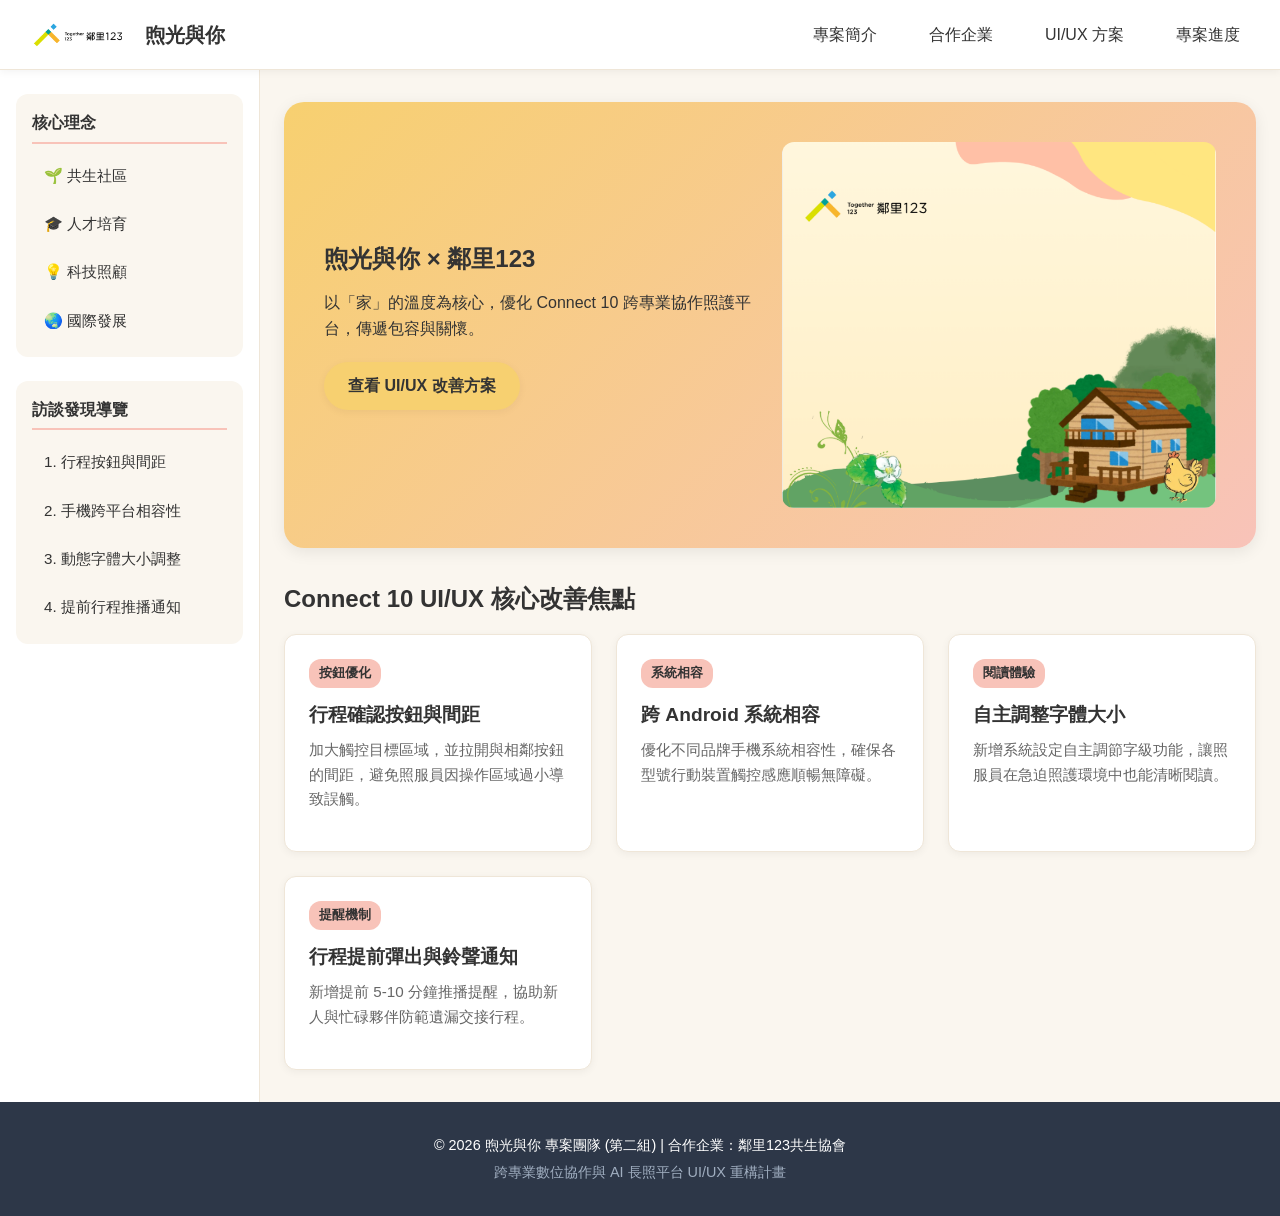
<file: index.html>
<!DOCTYPE html>
<html lang="zh-TW">
<head>
  <!-- SEO Meta 設定 -->
  <meta charset="UTF-8">
  <meta name="viewport" content="width=device-width, initial-scale=1.0">
  <title>煦光與你 | 鄰里123 Connect 10 UI/UX 改善專案</title>
  <meta name="description" content="第二組「煦光與你」針對鄰里123共生協會 Connect 10 跨專業協作照護平台提出的 UI/UX 改善方案，結合溫馨視覺與以人為本的科技照護。">
  <meta name="keywords" content="煦光與你, 鄰里123共生協會, Connect 10, UI/UX, 共生社區, 科技照顧, 照服員體驗">
  <link rel="canonical" href="https://example.com/index.html">

  <!-- Open Graph / 社群分享標籤 -->
  <meta property="og:type" content="website">
  <meta property="og:title" content="煦光與你 | 鄰里123 Connect 10 UI/UX 改善專案">
  <meta property="og:description" content="打造以人為本的共生社區，優化跨專業協作照護平台使用者體驗。">
  <meta property="og:image" content="images/og-cover.jpg">

  <link rel="shortcut icon" href="favicon.ico" type="image/x-icon">

  
  
  <!--
 <link rel="stylesheet" href="css/style.css">
-->
    
  
  <link rel="stylesheet" href="css/reset.css">
  <link rel="stylesheet" href="css/global.css">
  <link rel="stylesheet" href="css/layout.css">
  <link rel="stylesheet" href="css/components.css">
  <link rel="stylesheet" href="css/responsive.css">
    
</head>
<body>

  <!-- App Overall Grid Container -->
  <div class="app-container">

    <!-- 頁首與導覽列 -->
    <header class="site-header">
      <div class="brand-logo">
        <img src="images/第二組 (1).png" alt="煦光與你 Logo">
        <span>煦光與你</span>
      </div>
      
      <!-- 行動端漢堡選單按鈕 -->
      <button class="menu-toggle" id="menuToggle" aria-label="切換選單">
        <span></span>
        <span></span>
        <span></span>
      </button>

      <!-- 主要頁面導覽列 -->
      <nav class="nav-menu" id="navMenu">
        <a href="index.html" class="nav-link">專案簡介</a>
        <a href="partner.html" class="nav-link">合作企業</a>
        <a href="ui-ux-solutions.html" class="nav-link">UI/UX 方案</a>
        <a href="timeline.html" class="nav-link">專案進度</a>
      </nav>
    </header>

    <!-- 側邊欄 -->
    <aside class="site-sidebar">
      <div class="sidebar-widget">
        <h3 class="widget-title">核心理念</h3>
        <ul class="widget-list">
          <li><a>🌱 共生社區</a></li>
          <li><a>🎓 人才培育</a></li>
          <li><a>💡 科技照顧</a></li>
          <li><a>🌏 國際發展</a></li>
        </ul>
      </div>

      <div class="sidebar-widget">
        <h3 class="widget-title">訪談發現導覽</h3>
        <ul class="widget-list">
          <li><a href="#issue-1">1. 行程按鈕與間距</a></li>
          <li><a href="#issue-2">2. 手機跨平台相容性</a></li>
          <li><a href="#issue-3">3. 動態字體大小調整</a></li>
          <li><a href="#issue-4">4. 提前行程推播通知</a></li>
        </ul>
      </div>
    </aside>

    <!-- 主內容區塊 -->
    <main class="site-main">
      
      <!-- Hero 主視覺區塊 -->
      <section class="hero-banner">
        <div>
          <h1>煦光與你 × 鄰里123</h1>
          <p style="margin: 12px 0 20px 0;">以「家」的溫度為核心，優化 Connect 10 跨專業協作照護平台，傳遞包容與關懷。</p>
          <a href="ui-ux-solutions.html" class="btn btn-primary">查看 UI/UX 改善方案</a>
        </div>
        <div>
          <img src="images/第二組.png" alt="東勢共生之家主視覺展示 (大樹、小木屋與小雞)" style="border-radius: var(--radius-md);">
        </div>
      </section>

      <!-- 4 大改善對照內容 Grid -->
      <section>
        <h2 style="margin-bottom: 16px;">Connect 10 UI/UX 核心改善焦點</h2>
        <div class="cards-grid">
          
          <article class="info-card" id="issue-1">
            <div>
              <span class="card-tag">按鈕優化</span>
              <h3 class="card-title">行程確認按鈕與間距</h3>
              <p class="card-desc">加大觸控目標區域，並拉開與相鄰按鈕的間距，避免照服員因操作區域過小導致誤觸。</p>
            </div>
          </article>

          <article class="info-card" id="issue-2">
            <div>
              <span class="card-tag">系統相容</span>
              <h3 class="card-title">跨 Android 系統相容</h3>
              <p class="card-desc">優化不同品牌手機系統相容性，確保各型號行動裝置觸控感應順暢無障礙。</p>
            </div>
          </article>

          <article class="info-card" id="issue-3">
            <div>
              <span class="card-tag">閱讀體驗</span>
              <h3 class="card-title">自主調整字體大小</h3>
              <p class="card-desc">新增系統設定自主調節字級功能，讓照服員在急迫照護環境中也能清晰閱讀。</p>
            </div>
          </article>

          <article class="info-card" id="issue-4">
            <div>
              <span class="card-tag">提醒機制</span>
              <h3 class="card-title">行程提前彈出與鈴聲通知</h3>
              <p class="card-desc">新增提前 5-10 分鐘推播提醒，協助新人與忙碌夥伴防範遺漏交接行程。</p>
            </div>
          </article>

        </div>
      </section>

      <!-- 分頁元件 (Pagination) -->


    </main>

    <!-- 頁尾 -->
    <footer class="site-footer">
      <p>&copy; 2026 煦光與你 專案團隊 (第二組) | 合作企業：鄰里123共生協會</p>
      <p style="margin-top: 4px; color: #A0AEC0;">跨專業數位協作與 AI 長照平台 UI/UX 重構計畫</p>
    </footer>

  </div>

  <!-- RWD 漢堡選單切片 JavaScript 腳本 -->
  <script>
    const menuToggle = document.getElementById('menuToggle');
    const navMenu = document.getElementById('navMenu');

    menuToggle.addEventListener('click', () => {
      navMenu.classList.toggle('active');
    });
  </script>
</body>
</html>
</file>
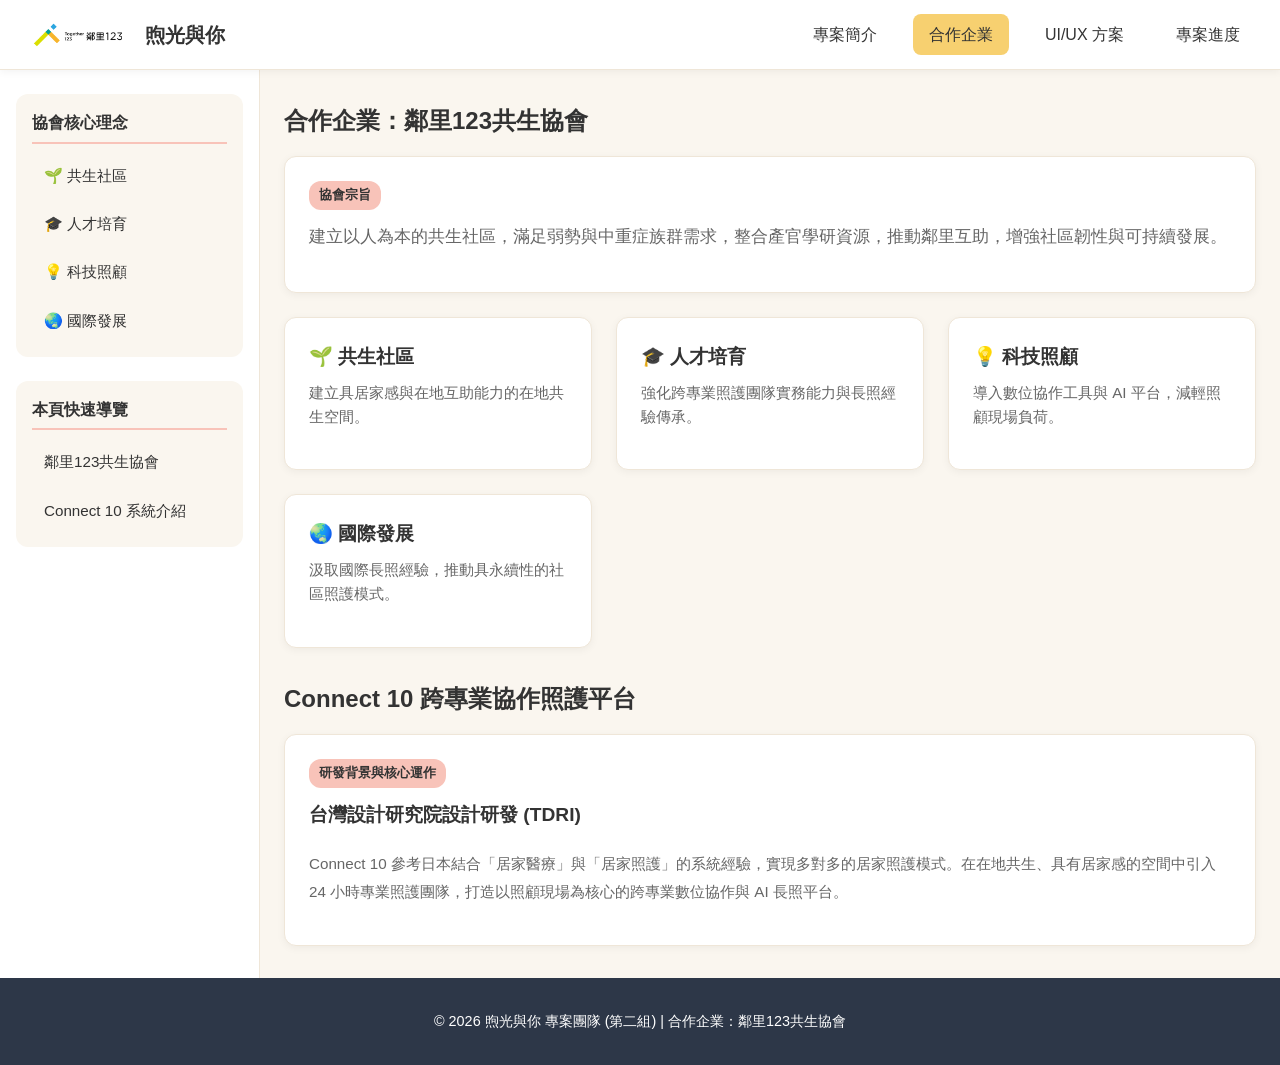
<file: partner.html>
<!DOCTYPE html>
<html lang="zh-TW">
<head>
  <!-- SEO Meta 設定 -->
  <meta charset="UTF-8">
  <meta name="viewport" content="width=device-width, initial-scale=1.0">
  <title>合作企業與系統介紹 | 煦光與你 - 鄰里123共生協會</title>
  <meta name="description" content="介紹鄰里123共生協會核心理念「共生社區、人才培育、科技照顧、國際發展」與 Connect 10 跨專業數位協作與 AI 長照平台。">
  <meta name="keywords" content="鄰里123共生協會, Connect 10, 台灣設計研究院, 居家照護, 科技照顧, 煦光與你">
  <link rel="canonical" href="https://example.com/partner.html">

  <!-- Open Graph -->
  <meta property="og:type" content="website">
  <meta property="og:title" content="合作企業與系統介紹 | 煦光與你">
  <meta property="og:description" content="了解鄰里123共生協會宗旨與 Connect 10 跨專業協作照護平台。">
  <meta property="og:image" content="images/og-cover.jpg">

  <link rel="shortcut icon" href="favicon.ico" type="image/x-icon">
    
  <!-- 1. 最先重置樣式 -->
  <link rel="stylesheet" href="css/reset.css">
  <!-- 2. 全域變數與主題色 -->
  <link rel="stylesheet" href="css/global.css">
  <!-- 3. 大架構 Grid 佈局 -->
  <link rel="stylesheet" href="css/layout.css">
  <!-- 4. 元件樣式 (按鈕/卡片/分頁) -->
  <link rel="stylesheet" href="css/components.css">
  <!-- 5. 最後才是 RWD 響應式微調 -->
  <link rel="stylesheet" href="css/responsive.css">
    
</head>
<body>

  <div class="app-container">

    <!-- 頁首導覽列 -->
    <header class="site-header">
      <div class="brand-logo">
        <img src="images/第二組 (1).png" alt="煦光與你 Logo">
        <span>煦光與你</span>
      </div>
      <button class="menu-toggle" id="menuToggle" aria-label="切換選單">
        <span></span><span></span><span></span>
      </button>
      <nav class="nav-menu" id="navMenu">
        <a href="index.html" class="nav-link">專案簡介</a>
        <a href="partner.html" class="nav-link active">合作企業</a>
        <a href="ui-ux-solutions.html" class="nav-link">UI/UX 方案</a>
        <a href="timeline.html" class="nav-link">專案進度</a>
      </nav>
    </header>

    <!-- 側邊欄 -->
    <aside class="site-sidebar">
      <div class="sidebar-widget">
        <h3 class="widget-title">協會核心理念</h3>
        <ul class="widget-list">
          <li><a>🌱 共生社區</a></li>
          <li><a>🎓 人才培育</a></li>
          <li><a>💡 科技照顧</a></li>
          <li><a>🌏 國際發展</a></li>
        </ul>
      </div>
      <div class="sidebar-widget">
        <h3 class="widget-title">本頁快速導覽</h3>
        <ul class="widget-list">
          <li><a href="#association-info">鄰里123共生協會</a></li>
          <li><a href="#system-info">Connect 10 系統介紹</a></li>
        </ul>
      </div>
    </aside>

    <!-- 主內容區塊 -->
    <main class="site-main">

      <!-- 合作企業區塊 -->
      <section id="association-info">
        <h2 style="margin-bottom: 16px;">合作企業：鄰里123共生協會</h2>
        <div class="info-card" style="margin-bottom: 24px;">
          <div>
            <span class="card-tag">協會宗旨</span>
            <p class="card-desc" style="font-size: 1.05rem; line-height: 1.8;">
              建立以人為本的共生社區，滿足弱勢與中重症族群需求，整合產官學研資源，推動鄰里互助，增強社區韌性與可持續發展。
            </p>
          </div>
        </div>

        <div class="cards-grid">
          <div class="info-card">
            <h3 class="card-title">🌱 共生社區</h3>
            <p class="card-desc">建立具居家感與在地互助能力的在地共生空間。</p>
          </div>
          <div class="info-card">
            <h3 class="card-title">🎓 人才培育</h3>
            <p class="card-desc">強化跨專業照護團隊實務能力與長照經驗傳承。</p>
          </div>
          <div class="info-card">
            <h3 class="card-title">💡 科技照顧</h3>
            <p class="card-desc">導入數位協作工具與 AI 平台，減輕照顧現場負荷。</p>
          </div>
          <div class="info-card">
            <h3 class="card-title">🌏 國際發展</h3>
            <p class="card-desc">汲取國際長照經驗，推動具永續性的社區照護模式。</p>
          </div>
        </div>
      </section>

      <!-- 系統介紹區塊 -->
      <section id="system-info">
        <h2 style="margin-bottom: 16px;">Connect 10 跨專業協作照護平台</h2>
        <div class="info-card">
          <span class="card-tag">研發背景與核心運作</span>
          <h3 class="card-title">台灣設計研究院設計研發 (TDRI)</h3>
          <p class="card-desc" style="margin-top: 12px; line-height: 1.8;">
            Connect 10 參考日本結合「居家醫療」與「居家照護」的系統經驗，實現多對多的居家照護模式。在在地共生、具有居家感的空間中引入 24 小時專業照護團隊，打造以照顧現場為核心的跨專業數位協作與 AI 長照平台。
          </p>
        </div>
      </section>

    

    </main>

    <!-- 頁尾 -->
    <footer class="site-footer">
      <p>&copy; 2026 煦光與你 專案團隊 (第二組) | 合作企業：鄰里123共生協會</p>
    </footer>

  </div>

  <script>
    document.getElementById('menuToggle').addEventListener('click', () => {
      document.getElementById('navMenu').classList.toggle('active');
    });
  </script>
</body>
</html>
</file>
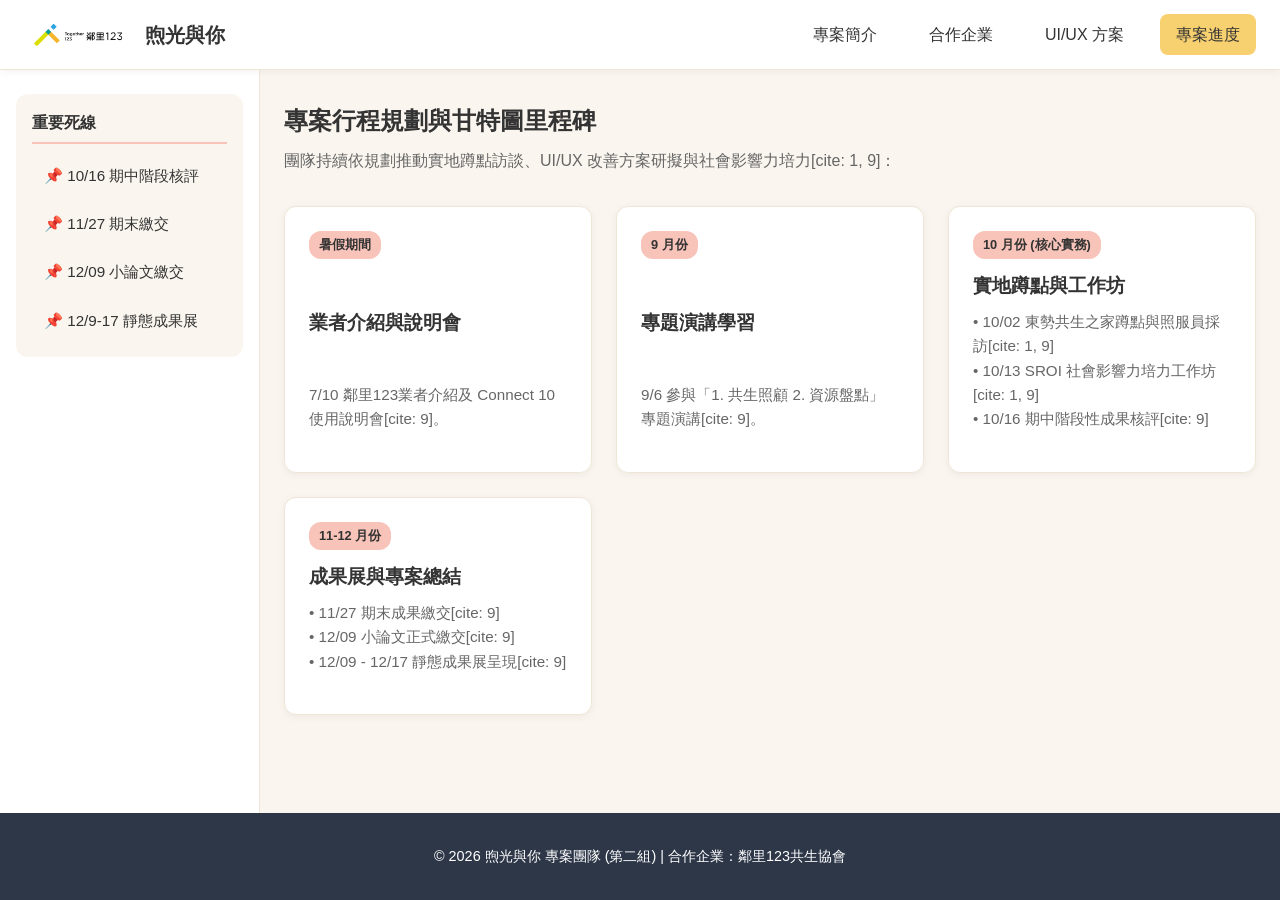
<file: timeline.html>
<!DOCTYPE html>
<html lang="zh-TW">
<head>
  <!-- SEO Meta 設定 -->
  <meta charset="UTF-8">
  <meta name="viewport" content="width=device-width, initial-scale=1.0">
  <title>專案進度與行程規劃 | 煦光與你</title>
  <meta name="description" content="煦光與你團隊專案甘特圖與行程規劃：從業者說明會、共生之家蹲點採訪、SROI工作坊至期末成果展。">
  <meta name="keywords" content="煦光與你, 專案進度, 甘特圖, 東勢共生之家, SROI工作坊, 成果展">
  <link rel="canonical" href="https://example.com/timeline.html">

  <meta property="og:type" content="website">
  <meta property="og:title" content="專案進度與行程規劃 | 煦光與你">
  <meta property="og:description" content="煦光與你專案甘特圖與關鍵里程碑規劃。">
  <meta property="og:image" content="images/og-cover.jpg">

  <link rel="shortcut icon" href="favicon.ico" type="image/x-icon">
    
  <!-- 1. 最先重置樣式 -->
  <link rel="stylesheet" href="css/reset.css">
  <!-- 2. 全域變數與主題色 -->
  <link rel="stylesheet" href="css/global.css">
  <!-- 3. 大架構 Grid 佈局 -->
  <link rel="stylesheet" href="css/layout.css">
  <!-- 4. 元件樣式 (按鈕/卡片/分頁) -->
  <link rel="stylesheet" href="css/components.css">
  <!-- 5. 最後才是 RWD 響應式微調 -->
  <link rel="stylesheet" href="css/responsive.css">
    
</head>
<body>

  <div class="app-container">

    <!-- 頁首導覽列 -->
    <header class="site-header">
      <div class="brand-logo">
        <img src="images/第二組 (1).png" alt="煦光與你 Logo">
        <span>煦光與你</span>
      </div>
      <button class="menu-toggle" id="menuToggle" aria-label="切換選單">
        <span></span><span></span><span></span>
      </button>
      <nav class="nav-menu" id="navMenu">
        <a href="index.html" class="nav-link">專案簡介</a>
        <a href="partner.html" class="nav-link">合作企業</a>
        <a href="ui-ux-solutions.html" class="nav-link">UI/UX 方案</a>
        <a href="timeline.html" class="nav-link active">專案進度</a>
      </nav>
    </header>

    <!-- 側邊欄 -->
    <aside class="site-sidebar">
      <div class="sidebar-widget">
        <h3 class="widget-title">重要死線</h3>
        <ul class="widget-list">
          <li><a>📌 10/16 期中階段核評</a></li>
          <li><a>📌 11/27 期末繳交</a></li>
          <li><a>📌 12/09 小論文繳交</a></li>
          <li><a>📌 12/9-17 靜態成果展</a></li>
        </ul>
      </div>
    </aside>

    <!-- 主內容區塊 -->
    <main class="site-main">

      <section>
        <h2>專案行程規劃與甘特圖里程碑</h2>
        <p style="margin-top: 8px; color: var(--text-secondary);">
          團隊持續依規劃推動實地蹲點訪談、UI/UX 改善方案研擬與社會影響力培力[cite: 1, 9]：
        </p>
      </section>

      <!-- 時間軸 / 甘特圖清單 Grid -->
      <section class="cards-grid">

        <div class="info-card">
          <span class="card-tag">暑假期間</span>
          <h3 class="card-title">業者介紹與說明會</h3>
          <p class="card-desc">7/10 鄰里123業者介紹及 Connect 10 使用說明會[cite: 9]。</p>
        </div>

        <div class="info-card">
          <span class="card-tag">9 月份</span>
          <h3 class="card-title">專題演講學習</h3>
          <p class="card-desc">9/6 參與「1. 共生照顧 2. 資源盤點」專題演講[cite: 9]。</p>
        </div>

        <div class="info-card">
          <span class="card-tag">10 月份 (核心實務)</span>
          <h3 class="card-title">實地蹲點與工作坊</h3>
          <p class="card-desc">
            • 10/02 東勢共生之家蹲點與照服員採訪[cite: 1, 9]<br>
            • 10/13 SROI 社會影響力培力工作坊[cite: 1, 9]<br>
            • 10/16 期中階段性成果核評[cite: 9]
          </p>
        </div>

        <div class="info-card">
          <span class="card-tag">11-12 月份</span>
          <h3 class="card-title">成果展與專案總結</h3>
          <p class="card-desc">
            • 11/27 期末成果繳交[cite: 9]<br>
            • 12/09 小論文正式繳交[cite: 9]<br>
            • 12/09 - 12/17 靜態成果展呈現[cite: 9]
          </p>
        </div>

      </section>



    </main>

    <!-- 頁尾 -->
    <footer class="site-footer">
      <p>&copy; 2026 煦光與你 專案團隊 (第二組) | 合作企業：鄰里123共生協會</p>
    </footer>

  </div>

  <script>
    document.getElementById('menuToggle').addEventListener('click', () => {
      document.getElementById('navMenu').classList.toggle('active');
    });
  </script>
</body>
</html>
</file>
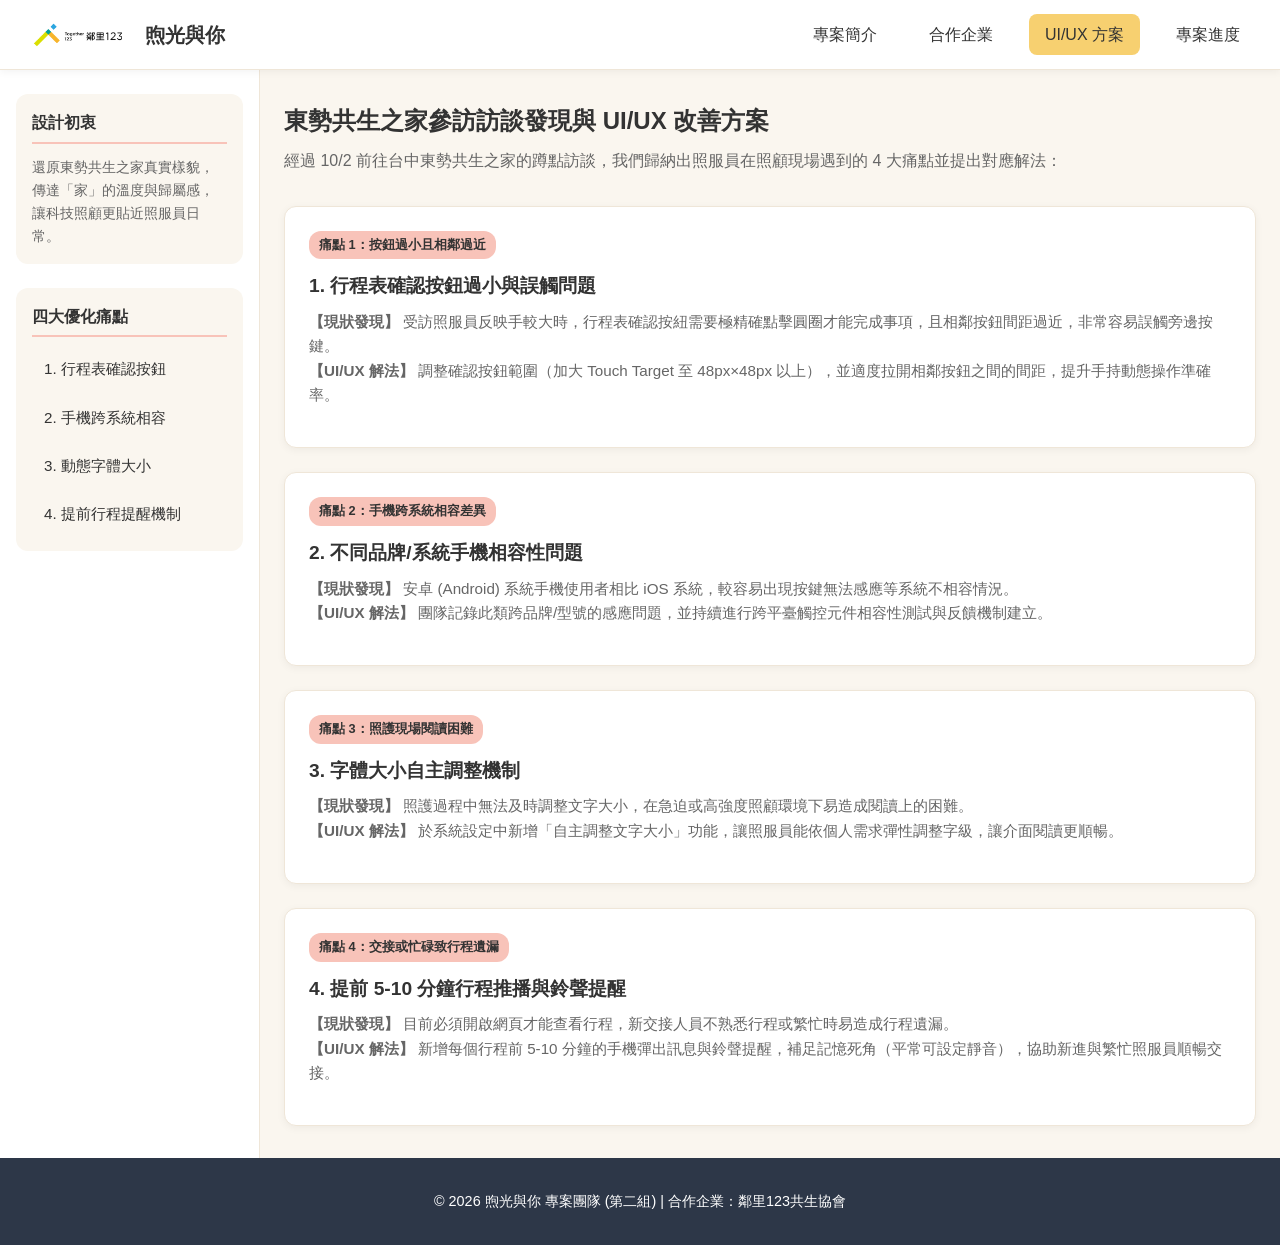
<file: ui-ux-solutions.html>
<!DOCTYPE html>
<html lang="zh-TW">
<head>
  <!-- SEO Meta 設定 -->
  <meta charset="UTF-8">
  <meta name="viewport" content="width=device-width, initial-scale=1.0">
  <title>UI/UX 改善方案 | 煦光與你 - Connect 10 體驗優化</title>
  <meta name="description" content="深入東勢共生之家實地訪談照服員，提出 Connect 10 平台按鈕加大、跨系統相容、動態字體與行程推播提醒 4 大 UI/UX 改善方案。">
  <meta name="keywords" content="Connect 10, UI/UX改善, 照服員體驗, 按鈕優化, 系統通知, 煦光與你">
  <link rel="canonical" href="https://example.com/ui-ux-solutions.html">

  <meta property="og:type" content="website">
  <meta property="og:title" content="UI/UX 改善方案 | 煦光與你">
  <meta property="og:description" content="針對照顧現場實務痛點，提出的 4 大 UI/UX 改善方案。">
  <meta property="og:image" content="images/og-cover.jpg">

  <link rel="shortcut icon" href="favicon.ico" type="image/x-icon">
    
  <!-- 1. 最先重置樣式 -->
  <link rel="stylesheet" href="css/reset.css">
  <!-- 2. 全域變數與主題色 -->
  <link rel="stylesheet" href="css/global.css">
  <!-- 3. 大架構 Grid 佈局 -->
  <link rel="stylesheet" href="css/layout.css">
  <!-- 4. 元件樣式 (按鈕/卡片/分頁) -->
  <link rel="stylesheet" href="css/components.css">
  <!-- 5. 最後才是 RWD 響應式微調 -->
  <link rel="stylesheet" href="css/responsive.css">
    
</head>
<body>

  <div class="app-container">

    <!-- 頁首導覽列 -->
    <header class="site-header">
      <div class="brand-logo">
        <img src="images/第二組 (1).png" alt="煦光與你 Logo">
        <span>煦光與你</span>
      </div>
      <button class="menu-toggle" id="menuToggle" aria-label="切換選單">
        <span></span><span></span><span></span>
      </button>
      <nav class="nav-menu" id="navMenu">
        <a href="index.html" class="nav-link">專案簡介</a>
        <a href="partner.html" class="nav-link">合作企業</a>
        <a href="ui-ux-solutions.html" class="nav-link active">UI/UX 方案</a>
        <a href="timeline.html" class="nav-link">專案進度</a>
      </nav>
    </header>

    <!-- 側邊欄 -->
    <aside class="site-sidebar">
      <div class="sidebar-widget">
        <h3 class="widget-title">設計初衷</h3>
        <p style="font-size: 0.9rem; color: var(--text-secondary);">
          還原東勢共生之家真實樣貌，傳達「家」的溫度與歸屬感，讓科技照顧更貼近照服員日常。
        </p>
      </div>
      <div class="sidebar-widget">
        <h3 class="widget-title">四大優化痛點</h3>
        <ul class="widget-list">
          <li><a href="#sol-1">1. 行程表確認按鈕</a></li>
          <li><a href="#sol-2">2. 手機跨系統相容</a></li>
          <li><a href="#sol-3">3. 動態字體大小</a></li>
          <li><a href="#sol-4">4. 提前行程提醒機制</a></li>
        </ul>
      </div>
    </aside>

    <!-- 主內容區塊 -->
    <main class="site-main">

      <section>
        <h2>東勢共生之家參訪訪談發現與 UI/UX 改善方案</h2>
        <p style="margin-top: 8px; color: var(--text-secondary);">
          經過 10/2 前往台中東勢共生之家的蹲點訪談，我們歸納出照服員在照顧現場遇到的 4 大痛點並提出對應解法：
        </p>
      </section>

      <!-- 4 大方案網格排版 -->
      <section class="cards-grid" style="grid-template-columns: 1fr;">

        <!-- 方案 1 -->
        <article class="info-card" id="sol-1">
          <div>
            <span class="card-tag">痛點 1：按鈕過小且相鄰過近</span>
            <h3 class="card-title">1. 行程表確認按鈕過小與誤觸問題</h3>
            <p class="card-desc">
              <strong>【現狀發現】</strong> 受訪照服員反映手較大時，行程表確認按紐需要極精確點擊圓圈才能完成事項，且相鄰按鈕間距過近，非常容易誤觸旁邊按鍵。<br>
              <strong>【UI/UX 解法】</strong> 調整確認按鈕範圍（加大 Touch Target 至 48px×48px 以上），並適度拉開相鄰按鈕之間的間距，提升手持動態操作準確率。
            </p>
          </div>
        </article>

        <!-- 方案 2 -->
        <article class="info-card" id="sol-2">
          <div>
            <span class="card-tag">痛點 2：手機跨系統相容差異</span>
            <h3 class="card-title">2. 不同品牌/系統手機相容性問題</h3>
            <p class="card-desc">
              <strong>【現狀發現】</strong> 安卓 (Android) 系統手機使用者相比 iOS 系統，較容易出現按鍵無法感應等系統不相容情況。<br>
              <strong>【UI/UX 解法】</strong> 團隊記錄此類跨品牌/型號的感應問題，並持續進行跨平臺觸控元件相容性測試與反饋機制建立。
            </p>
          </div>
        </article>

        <!-- 方案 3 -->
        <article class="info-card" id="sol-3">
          <div>
            <span class="card-tag">痛點 3：照護現場閱讀困難</span>
            <h3 class="card-title">3. 字體大小自主調整機制</h3>
            <p class="card-desc">
              <strong>【現狀發現】</strong> 照護過程中無法及時調整文字大小，在急迫或高強度照顧環境下易造成閱讀上的困難。<br>
              <strong>【UI/UX 解法】</strong> 於系統設定中新增「自主調整文字大小」功能，讓照服員能依個人需求彈性調整字級，讓介面閱讀更順暢。
            </p>
          </div>
        </article>

        <!-- 方案 4 -->
        <article class="info-card" id="sol-4">
          <div>
            <span class="card-tag">痛點 4：交接或忙碌致行程遺漏</span>
            <h3 class="card-title">4. 提前 5-10 分鐘行程推播與鈴聲提醒</h3>
            <p class="card-desc">
              <strong>【現狀發現】</strong> 目前必須開啟網頁才能查看行程，新交接人員不熟悉行程或繁忙時易造成行程遺漏。<br>
              <strong>【UI/UX 解法】</strong> 新增每個行程前 5-10 分鐘的手機彈出訊息與鈴聲提醒，補足記憶死角（平常可設定靜音），協助新進與繁忙照服員順暢交接。
            </p>
          </div>
        </article>

      </section>


    </main>

    <!-- 頁尾 -->
    <footer class="site-footer">
      <p>&copy; 2026 煦光與你 專案團隊 (第二組) | 合作企業：鄰里123共生協會</p>
    </footer>

  </div>

  <script>
    document.getElementById('menuToggle').addEventListener('click', () => {
      document.getElementById('navMenu').classList.toggle('active');
    });
  </script>
</body>
</html>
</file>
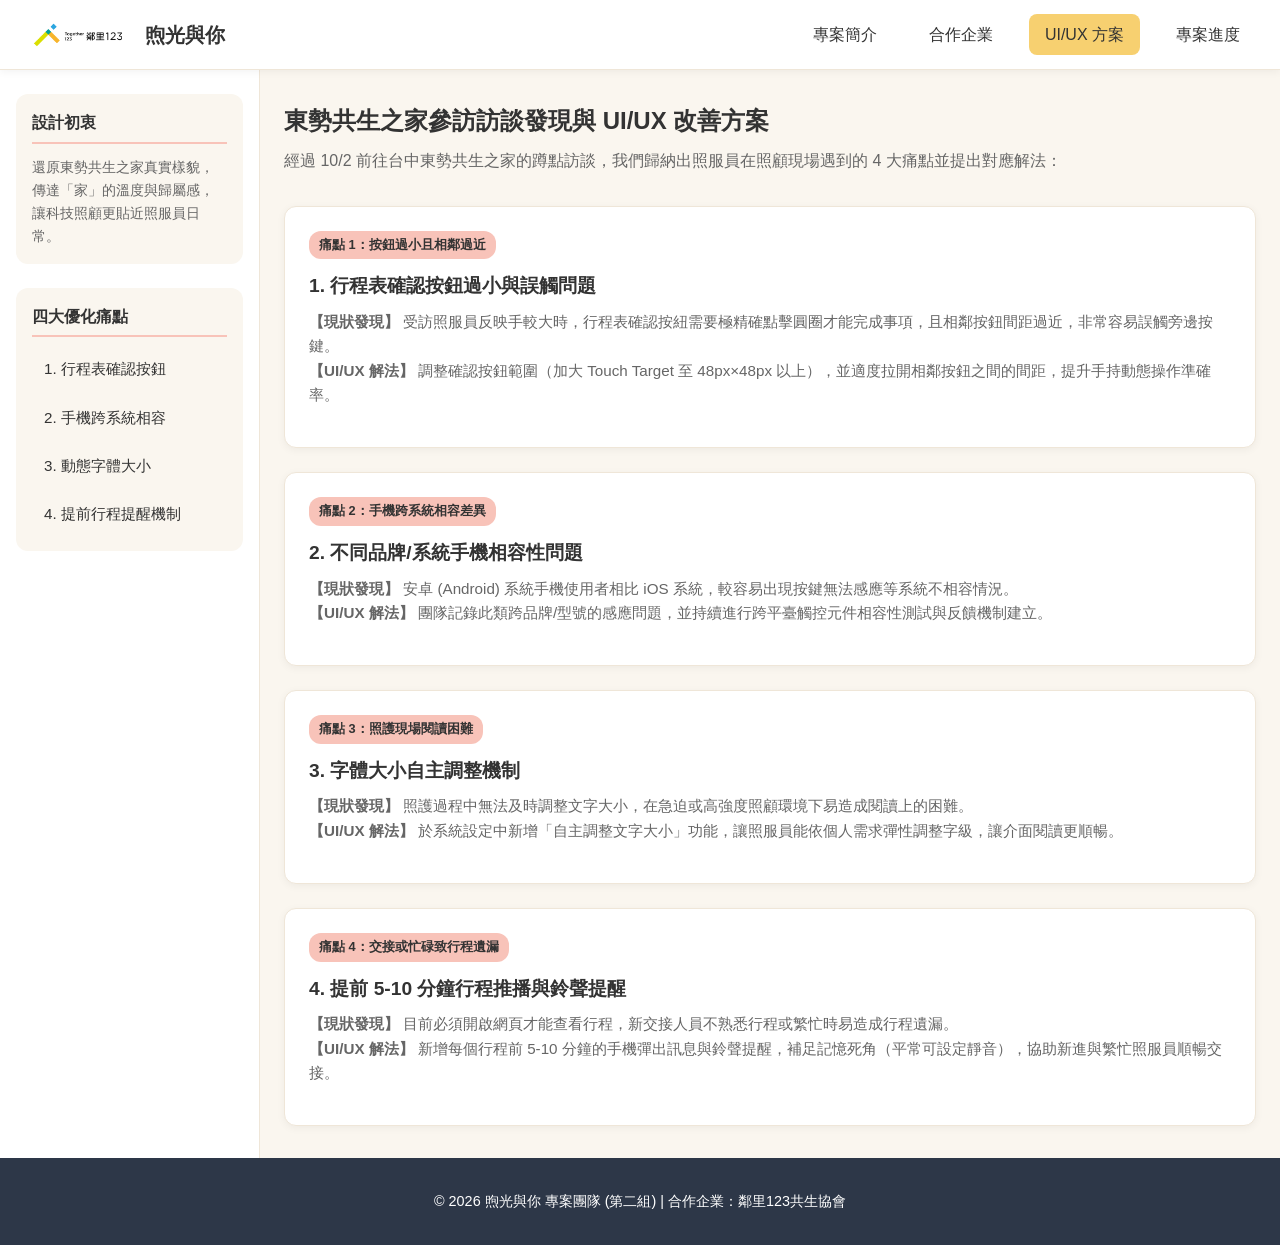
<file: ui-ux-solutions.html.html>
<!DOCTYPE html>
<html lang="zh-TW">
<head>
  <!-- SEO Meta 設定 -->
  <meta charset="UTF-8">
  <meta name="viewport" content="width=device-width, initial-scale=1.0">
  <title>UI/UX 改善方案 | 煦光與你 - Connect 10 體驗優化</title>
  <meta name="description" content="深入東勢共生之家實地訪談照服員，提出 Connect 10 平台按鈕加大、跨系統相容、動態字體與行程推播提醒 4 大 UI/UX 改善方案。">
  <meta name="keywords" content="Connect 10, UI/UX改善, 照服員體驗, 按鈕優化, 系統通知, 煦光與你">
  <link rel="canonical" href="https://example.com/ui-ux-solutions.html">

  <meta property="og:type" content="website">
  <meta property="og:title" content="UI/UX 改善方案 | 煦光與你">
  <meta property="og:description" content="針對照顧現場實務痛點，提出的 4 大 UI/UX 改善方案。">
  <meta property="og:image" content="images/og-cover.jpg">

  <link rel="shortcut icon" href="favicon.ico" type="image/x-icon">
    
  <!-- 1. 最先重置樣式 -->
  <link rel="stylesheet" href="css/reset.css">
  <!-- 2. 全域變數與主題色 -->
  <link rel="stylesheet" href="css/global.css">
  <!-- 3. 大架構 Grid 佈局 -->
  <link rel="stylesheet" href="css/layout.css">
  <!-- 4. 元件樣式 (按鈕/卡片/分頁) -->
  <link rel="stylesheet" href="css/components.css">
  <!-- 5. 最後才是 RWD 響應式微調 -->
  <link rel="stylesheet" href="css/responsive.css">
    
</head>
<body>

  <div class="app-container">

    <!-- 頁首導覽列 -->
    <header class="site-header">
      <div class="brand-logo">
        <img src="images/第二組 (1).png" alt="煦光與你 Logo">
        <span>煦光與你</span>
      </div>
      <button class="menu-toggle" id="menuToggle" aria-label="切換選單">
        <span></span><span></span><span></span>
      </button>
      <nav class="nav-menu" id="navMenu">
        <a href="index.html" class="nav-link">專案簡介</a>
        <a href="partner.html" class="nav-link">合作企業</a>
        <a href="ui-ux-solutions.html" class="nav-link active">UI/UX 方案</a>
        <a href="timeline.html" class="nav-link">專案進度</a>
      </nav>
    </header>

    <!-- 側邊欄 -->
    <aside class="site-sidebar">
      <div class="sidebar-widget">
        <h3 class="widget-title">設計初衷</h3>
        <p style="font-size: 0.9rem; color: var(--text-secondary);">
          還原東勢共生之家真實樣貌，傳達「家」的溫度與歸屬感，讓科技照顧更貼近照服員日常。
        </p>
      </div>
      <div class="sidebar-widget">
        <h3 class="widget-title">四大優化痛點</h3>
        <ul class="widget-list">
          <li><a href="#sol-1">1. 行程表確認按鈕</a></li>
          <li><a href="#sol-2">2. 手機跨系統相容</a></li>
          <li><a href="#sol-3">3. 動態字體大小</a></li>
          <li><a href="#sol-4">4. 提前行程提醒機制</a></li>
        </ul>
      </div>
    </aside>

    <!-- 主內容區塊 -->
    <main class="site-main">

      <section>
        <h2>東勢共生之家參訪訪談發現與 UI/UX 改善方案</h2>
        <p style="margin-top: 8px; color: var(--text-secondary);">
          經過 10/2 前往台中東勢共生之家的蹲點訪談，我們歸納出照服員在照顧現場遇到的 4 大痛點並提出對應解法：
        </p>
      </section>

      <!-- 4 大方案網格排版 -->
      <section class="cards-grid" style="grid-template-columns: 1fr;">

        <!-- 方案 1 -->
        <article class="info-card" id="sol-1">
          <div>
            <span class="card-tag">痛點 1：按鈕過小且相鄰過近</span>
            <h3 class="card-title">1. 行程表確認按鈕過小與誤觸問題</h3>
            <p class="card-desc">
              <strong>【現狀發現】</strong> 受訪照服員反映手較大時，行程表確認按紐需要極精確點擊圓圈才能完成事項，且相鄰按鈕間距過近，非常容易誤觸旁邊按鍵。<br>
              <strong>【UI/UX 解法】</strong> 調整確認按鈕範圍（加大 Touch Target 至 48px×48px 以上），並適度拉開相鄰按鈕之間的間距，提升手持動態操作準確率。
            </p>
          </div>
        </article>

        <!-- 方案 2 -->
        <article class="info-card" id="sol-2">
          <div>
            <span class="card-tag">痛點 2：手機跨系統相容差異</span>
            <h3 class="card-title">2. 不同品牌/系統手機相容性問題</h3>
            <p class="card-desc">
              <strong>【現狀發現】</strong> 安卓 (Android) 系統手機使用者相比 iOS 系統，較容易出現按鍵無法感應等系統不相容情況。<br>
              <strong>【UI/UX 解法】</strong> 團隊記錄此類跨品牌/型號的感應問題，並持續進行跨平臺觸控元件相容性測試與反饋機制建立。
            </p>
          </div>
        </article>

        <!-- 方案 3 -->
        <article class="info-card" id="sol-3">
          <div>
            <span class="card-tag">痛點 3：照護現場閱讀困難</span>
            <h3 class="card-title">3. 字體大小自主調整機制</h3>
            <p class="card-desc">
              <strong>【現狀發現】</strong> 照護過程中無法及時調整文字大小，在急迫或高強度照顧環境下易造成閱讀上的困難。<br>
              <strong>【UI/UX 解法】</strong> 於系統設定中新增「自主調整文字大小」功能，讓照服員能依個人需求彈性調整字級，讓介面閱讀更順暢。
            </p>
          </div>
        </article>

        <!-- 方案 4 -->
        <article class="info-card" id="sol-4">
          <div>
            <span class="card-tag">痛點 4：交接或忙碌致行程遺漏</span>
            <h3 class="card-title">4. 提前 5-10 分鐘行程推播與鈴聲提醒</h3>
            <p class="card-desc">
              <strong>【現狀發現】</strong> 目前必須開啟網頁才能查看行程，新交接人員不熟悉行程或繁忙時易造成行程遺漏。<br>
              <strong>【UI/UX 解法】</strong> 新增每個行程前 5-10 分鐘的手機彈出訊息與鈴聲提醒，補足記憶死角（平常可設定靜音），協助新進與繁忙照服員順暢交接。
            </p>
          </div>
        </article>

      </section>


    </main>

    <!-- 頁尾 -->
    <footer class="site-footer">
      <p>&copy; 2026 煦光與你 專案團隊 (第二組) | 合作企業：鄰里123共生協會</p>
    </footer>

  </div>

  <script>
    document.getElementById('menuToggle').addEventListener('click', () => {
      document.getElementById('navMenu').classList.toggle('active');
    });
  </script>
</body>
</html>
</file>
<file: css/style.css>
/* css/style.css */
@import url("reset.css");
@import url("global.css");
@import url("layout.css");
@import url("components.css");
@import url("responsive.css");
</file>
<file: css/global.css>
/* ==========================================
   global.css - 全域變數、主題色系與通用樣式
   ========================================== */

:root {
  /* 專案色彩系統 (煦光與你 - 柔和黃與溫馨粉) */
  --bg-primary: #FAF6EF;
  --bg-card: #FFFFFF;
  --primary-yellow: #F7D070;
  --primary-yellow-hover: #EBBF50;
  --accent-pink: #F8C3B9;
  --accent-pink-hover: #EFA69A;
  --text-primary: #333333;
  --text-secondary: #666666;
  --text-muted: #888888;
  --border-color: #EFE6D8;
  --shadow-sm: 0 2px 8px rgba(0, 0, 0, 0.05);
  --shadow-md: 0 4px 16px rgba(0, 0, 0, 0.08);
  --radius-sm: 8px;
  --radius-md: 12px;
  --radius-lg: 20px;
  --transition-normal: 0.3s ease;
}

body {
  font-family: -apple-system, BlinkMacSystemFont, "Segoe UI", Roboto, "Helvetica Neue", Arial, "Noto Sans TC", sans-serif;
  background-color: var(--bg-primary);
  color: var(--text-primary);
}

.text-center { text-align: center; }
.text-accent { color: var(--accent-pink-hover); }
.font-bold { font-weight: 700; }
</file>
<file: css/layout.css>
/* ==========================================
   layout.css - CSS Grid 與整體版面架構
   ========================================== */

/* 全站大骨架 Grid 佈局 */
.app-container {
  display: grid;
  grid-template-columns: 260px 1fr;
  grid-template-rows: 70px 1fr auto;
  grid-template-areas:
    "header  header"
    "sidebar main"
    "footer  footer";
  min-height: 100vh;
}

/* Header 頂部導覽列 */
.site-header {
  grid-area: header;
  background-color: var(--bg-card);
  border-bottom: 1px solid var(--border-color);
  display: flex;
  align-items: center;
  justify-content: space-between;
  padding: 0 24px;
  position: sticky;
  top: 0;
  z-index: 1000;
  box-shadow: var(--shadow-sm);
}

.brand-logo {
  display: flex;
  align-items: center;
  gap: 12px;
  font-size: 1.25rem;
  font-weight: 700;
  color: var(--text-primary);
}

.brand-logo img {
  height: 40px;
  width: auto;
}

.nav-menu {
  display: flex;
  gap: 20px;
}

.nav-link {
  padding: 8px 16px;
  border-radius: var(--radius-sm);
  font-weight: 500;
  transition: var(--transition-normal);
}

.nav-link:hover, .nav-link.active {
  background-color: var(--primary-yellow);
  color: var(--text-primary);
}

/* Sidebar 側邊欄 */
.site-sidebar {
  grid-area: sidebar;
  background-color: var(--bg-card);
  border-right: 1px solid var(--border-color);
  padding: 24px 16px;
  display: flex;
  flex-direction: column;
  gap: 24px;
}

/* Main 主要內容區 */
.site-main {
  grid-area: main;
  padding: 32px 24px;
  display: flex;
  flex-direction: column;
  gap: 32px;
}

/* Hero 英雄區塊 Grid */
.hero-banner {
  background: linear-gradient(135deg, var(--primary-yellow), var(--accent-pink));
  border-radius: var(--radius-lg);
  padding: 40px;
  display: grid;
  grid-template-columns: 1fr 1fr;
  gap: 24px;
  align-items: center;
  box-shadow: var(--shadow-md);
}

/* 內容卡片網格 */
.cards-grid {
  display: grid;
  grid-template-columns: repeat(auto-fit, minmax(280px, 1fr));
  gap: 24px;
}

/* Footer 頁尾 */
.site-footer {
  grid-area: footer;
  background-color: #2D3748;
  color: #FFFFFF;
  padding: 32px 24px;
  text-align: center;
  font-size: 0.9rem;
}
</file>
<file: css/components.css>
/* ==========================================
   components.css - 元件樣式 (按鈕、卡片、分頁、側邊選單)
   ========================================== */

/* 側邊選單群組 */
.sidebar-widget {
  background-color: var(--bg-primary);
  padding: 16px;
  border-radius: var(--radius-md);
}

.widget-title {
  font-size: 1rem;
  font-weight: 700;
  margin-bottom: 12px;
  padding-bottom: 6px;
  border-bottom: 2px solid var(--accent-pink);
}

.widget-list {
  display: flex;
  flex-direction: column;
  gap: 8px;
}

.widget-list a {
  display: block;
  padding: 8px 12px;
  border-radius: var(--radius-sm);
  font-size: 0.95rem;
  transition: var(--transition-normal);
}

.widget-list a:hover {
  background-color: var(--primary-yellow);
}

/* 功能按鈕 (點擊區域 >= 48px x 48px 符合作業規範與RWD) */
.btn {
  display: inline-flex;
  align-items: center;
  justify-content: center;
  min-height: 48px;
  min-width: 48px;
  padding: 0 24px;
  border-radius: 24px;
  font-weight: 600;
  transition: var(--transition-normal);
  box-shadow: var(--shadow-sm);
}

.btn-primary {
  background-color: var(--primary-yellow);
  color: var(--text-primary);
}

.btn-primary:hover {
  background-color: var(--primary-yellow-hover);
}

.btn-accent {
  background-color: var(--accent-pink);
  color: var(--text-primary);
}

.btn-accent:hover {
  background-color: var(--accent-pink-hover);
}

/* UI/UX 卡片元件 */
.info-card {
  background-color: var(--bg-card);
  border-radius: var(--radius-md);
  padding: 24px;
  border: 1px solid var(--border-color);
  box-shadow: var(--shadow-sm);
  transition: var(--transition-normal);
  display: flex;
  flex-direction: column;
  justify-content: space-between;
}

.info-card:hover {
  transform: translateY(-4px);
  box-shadow: var(--shadow-md);
}

.card-tag {
  display: inline-block;
  background-color: var(--accent-pink);
  padding: 4px 10px;
  border-radius: 12px;
  font-size: 0.8rem;
  font-weight: 600;
  margin-bottom: 12px;
  width: fit-content;
}

.card-title {
  font-size: 1.2rem;
  font-weight: 700;
  margin-bottom: 8px;
}

.card-desc {
  font-size: 0.95rem;
  color: var(--text-secondary);
  margin-bottom: 16px;
}

/* 分頁元件 (Pagination) */
.pagination {
  display: flex;
  justify-content: center;
  align-items: center;
  gap: 8px;
  margin-top: 24px;
}

.page-btn {
  min-width: 48px;
  min-height: 48px;
  display: flex;
  align-items: center;
  justify-content: center;
  border-radius: var(--radius-sm);
  background-color: var(--bg-card);
  border: 1px solid var(--border-color);
  font-weight: 600;
  transition: var(--transition-normal);
}

.page-btn:hover, .page-btn.active {
  background-color: var(--primary-yellow);
  border-color: var(--primary-yellow-hover);
}

/* 行動端漢堡按鈕 (預設隱藏) */
.menu-toggle {
  display: none;
  min-width: 48px;
  min-height: 48px;
  flex-direction: column;
  justify-content: center;
  align-items: center;
  gap: 6px;
}

.menu-toggle span {
  width: 24px;
  height: 3px;
  background-color: var(--text-primary);
  border-radius: 2px;
}
</file>
<file: css/responsive.css>
/* ==========================================
   responsive.css - RWD 斷點適配與行動裝置優化
   ========================================== */

/* 平板斷點 (< 1024px) */
@media (max-width: 1024px) {
  .app-container {
    grid-template-columns: 200px 1fr;
  }

  .hero-banner {
    grid-template-columns: 1fr;
    text-align: center;
  }
}

/* 手持裝置/手機斷點 (< 768px) */
@media (max-width: 768px) {
  .app-container {
    grid-template-columns: 1fr;
    grid-template-areas:
      "header"
      "main"
      "sidebar"
      "footer";
  }

  .site-header {
    padding: 0 16px;
  }

  /* 漢堡按鈕顯示 */
  .menu-toggle {
    display: flex;
  }

  /* 導覽列摺疊 */
  .nav-menu {
    display: none;
    position: absolute;
    top: 70px;
    left: 0;
    width: 100%;
    background-color: var(--bg-card);
    flex-direction: column;
    padding: 16px;
    border-bottom: 1px solid var(--border-color);
    box-shadow: var(--shadow-md);
  }

  .nav-menu.active {
    display: flex;
  }

  .site-sidebar {
    border-right: none;
    border-top: 1px solid var(--border-color);
  }

  .site-main {
    padding: 20px 16px;
  }

  .hero-banner {
    padding: 24px 16px;
  }

  .pagination {
    gap: 4px;
  }
  
  .page-btn {
    min-width: 40px;
    min-height: 40px;
  }
}
</file>
